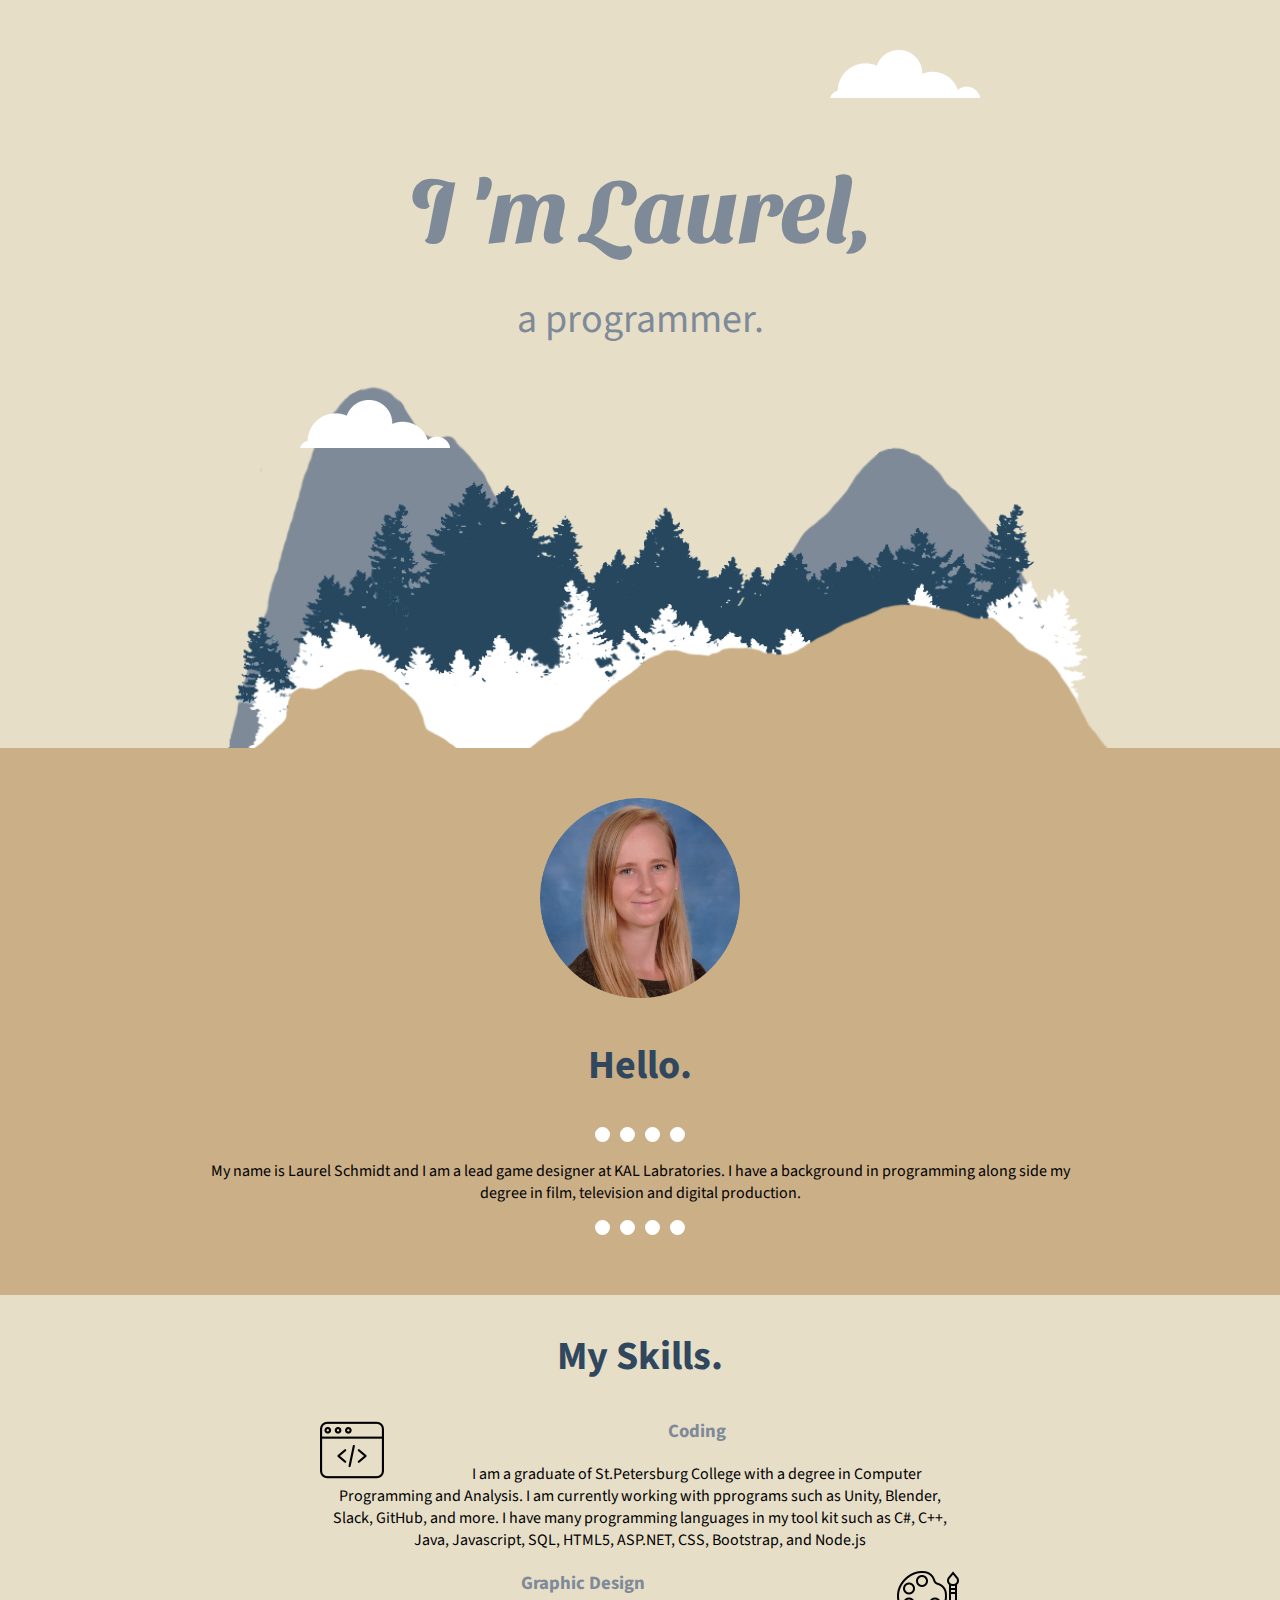
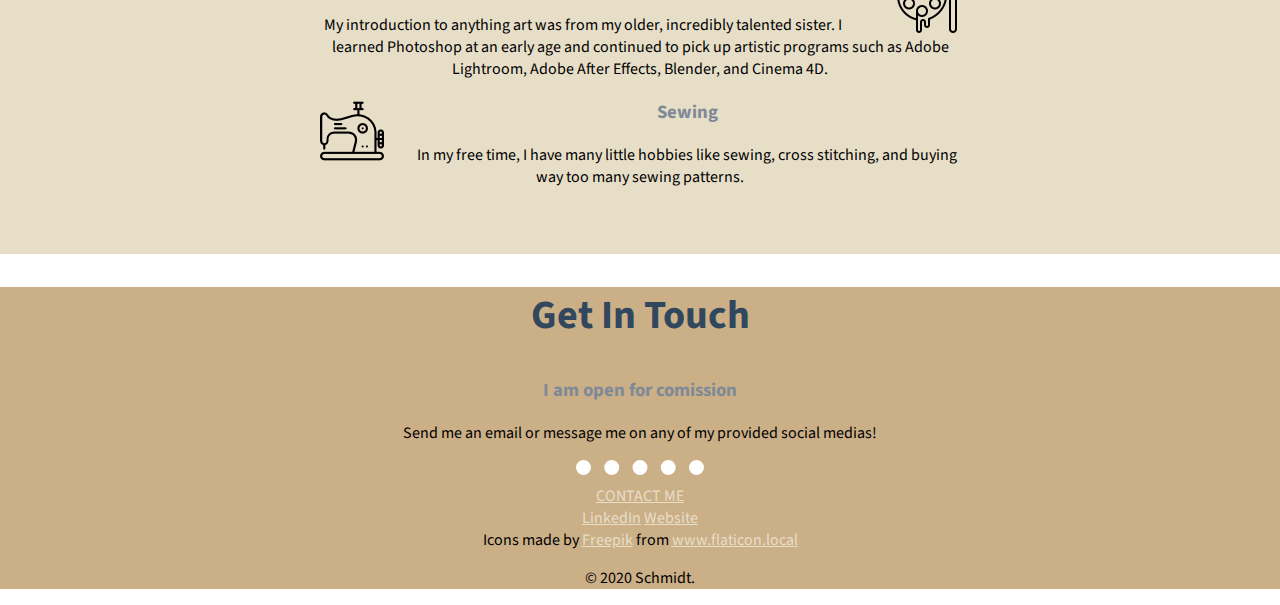
<file: index.html>
<!DOCTYPE html>
<html lang="en" dir="ltr">

<head>
  <meta charset="utf-8">
  <title>Laurel Schmidt</title>
  <link rel="stylesheet" href="css/styles.css">
  <link rel="icon" href="favicon.ico">
  <link href="https://fonts.googleapis.com/css2?family=Sansita+Swashed:wght@400;700&family=Source+Sans+Pro:wght@400;700&display=swap" rel="stylesheet">
</head>

<body>
  <div class="top-container">
    <img src="images/cloud.png" class="top-cloud" alt="cloud-img">
    <h1> I'm Laurel,</h1>
    <h2 class="programmer">a programmer.</h2>
    <img src="images/mountain.png" class="mountain" alt="mountain-img">
    <img src="images/cloud.png" class="bottom-cloud" alt="cloud-img">
  </div>

  <div class="middle-container-1">
    <div class="profile">
      <img class="laurelpic" src="images/laurel.png" alt="Laurel-img">
      <h2>Hello.</h2>
      <hr>
      <p>My name is Laurel Schmidt and I am a lead game designer at KAL
        Labratories. I have a background in programming along side my degree in
        film, television and digital production.</p>
      <hr>
    </div>
    </div>


  <div class="middle-container-2">
    <div class="skills">
      <h2>My Skills.</h2>
      <div class="skill-row">
        <img class="code-img" src="images/code.png" alt="code-img">
        <h3>Coding</h3>
        <p>I am a graduate of St.Petersburg College with a degree in Computer
          Programming and Analysis. I am currently working with pprograms such
           as Unity, Blender, Slack, GitHub, and more. I have many programming
           languages in my tool kit such as C#, C++, Java, Javascript, SQL,
           HTML5, ASP.NET, CSS, Bootstrap, and Node.js</p>
      </div>
      <div class="skill-row">
        <img class="art-img" src="images/art.png" alt="art-img">
        <h3>Graphic Design</h3>
        <p>My introduction to anything art was from my older, incredibly
          talented sister. I learned Photoshop at an early age and continued
          to pick up artistic programs such as Adobe Lightroom, Adobe After Effects,
          Blender, and Cinema 4D.</p>
      </div>
      <div class="skill-row">
        <img class="sew-img" src="images/sew.png" alt="sew-img">
        <h3>Sewing</h3>
        <p>In my free time, I have many little hobbies like sewing, cross
          stitching, and buying way too many sewing patterns.</p>
      </div>
    </div>
  </div>

  <div class="bottom-container">
    <div class="contact-me">
      <h2>Get In Touch</h2>
      <h3>I am open for comission</h3>
      <p>Send me an email or message me on any of my provided social medias!</p>
      <hr>
      <a class="btn" href="mailto:laurelkschmidt@gmail.com">CONTACT ME</a>
    </div>
    <a class="footer-link" href="https://www.linkedin.com/in/laurel-schmidt-201a45143/">LinkedIn</a>
    <a class="footer-link" href="https://www.appbrewery.co/">Website</a>
    <br>
    Icons made by <a href="https://www.flaticon.local/authors/freepik" title="Freepik">Freepik</a> from <a href="https://www.flaticon.local/" title="Flaticon">www.flaticon.local</a>
    <p>© 2020 Schmidt.</p>
  </div>


</body>

</html>
</file>
<file: css/styles.css>
body {
  margin: 0;
  text-align: center;
  font-family: 'Source Sans Pro', sans-serif;
}

h1 {
  font-size: 5.625rem;
  color: #7e8a97;
  margin: 50px auto 0 auto;
  font-family: 'Sansita Swashed', cursive;
}

h2 {
  font-size: 2.5rem;
  color: #30475e;
  font-family: 'Source Sans Pro', sans-serif;
}

h3 {
  color: #7e8a97;
  font-family: 'Source Sans Pro', sans-serif;
}

a {
  color: #e7dec8;
}

hr {
  border-color: white;
  border-style: none;
  border-top-style: dotted;
  border-width: 15px;
  height: 2px;
  width: 10%
}

.top-container {
  background-color: #e7dec8;
  padding-top: 100px;
  display: grid;
}

.middle-container-1 {
  background-color: #cbaf87;
  display: grid;
  padding-bottom: 50px;
}

.middle-container-2 {
  background-color: #e7dec8;
  display: grid;
  padding-bottom: 50px;
}

.bottom-container {
  background-color: #cbaf87;
}

.bottom-cloud {
  position: absolute;
  left: 300px;
  top: 400px;
}

.top-cloud {
  position: absolute;
  right: 300px;
  top: 50px;
}

.laurelpic {
  width: 200px;
  margin-top: 50px;
}

.mountain {
  width: 75%;
  padding-left: 16%;
}

.programmer {
  font-size: 2.5rem;
  font-weight: normal;
  color: #7e8a97;
  font-family: 'Source Sans Pro', sans-serif;
}

.btn {
  color: #e7dec8;
}

.skill-row {
  width: 50%;
  margin: auto;
}

.code-img {
  float: left;
  margin-right: 50px;
}

.art-img {
  float: right;
  margin-left: 50px;
}

.sew-img {
  float: left;
  margin-right: 30px;
}

.profile {
  width: 70%;
  margin: auto;
}
</file>
